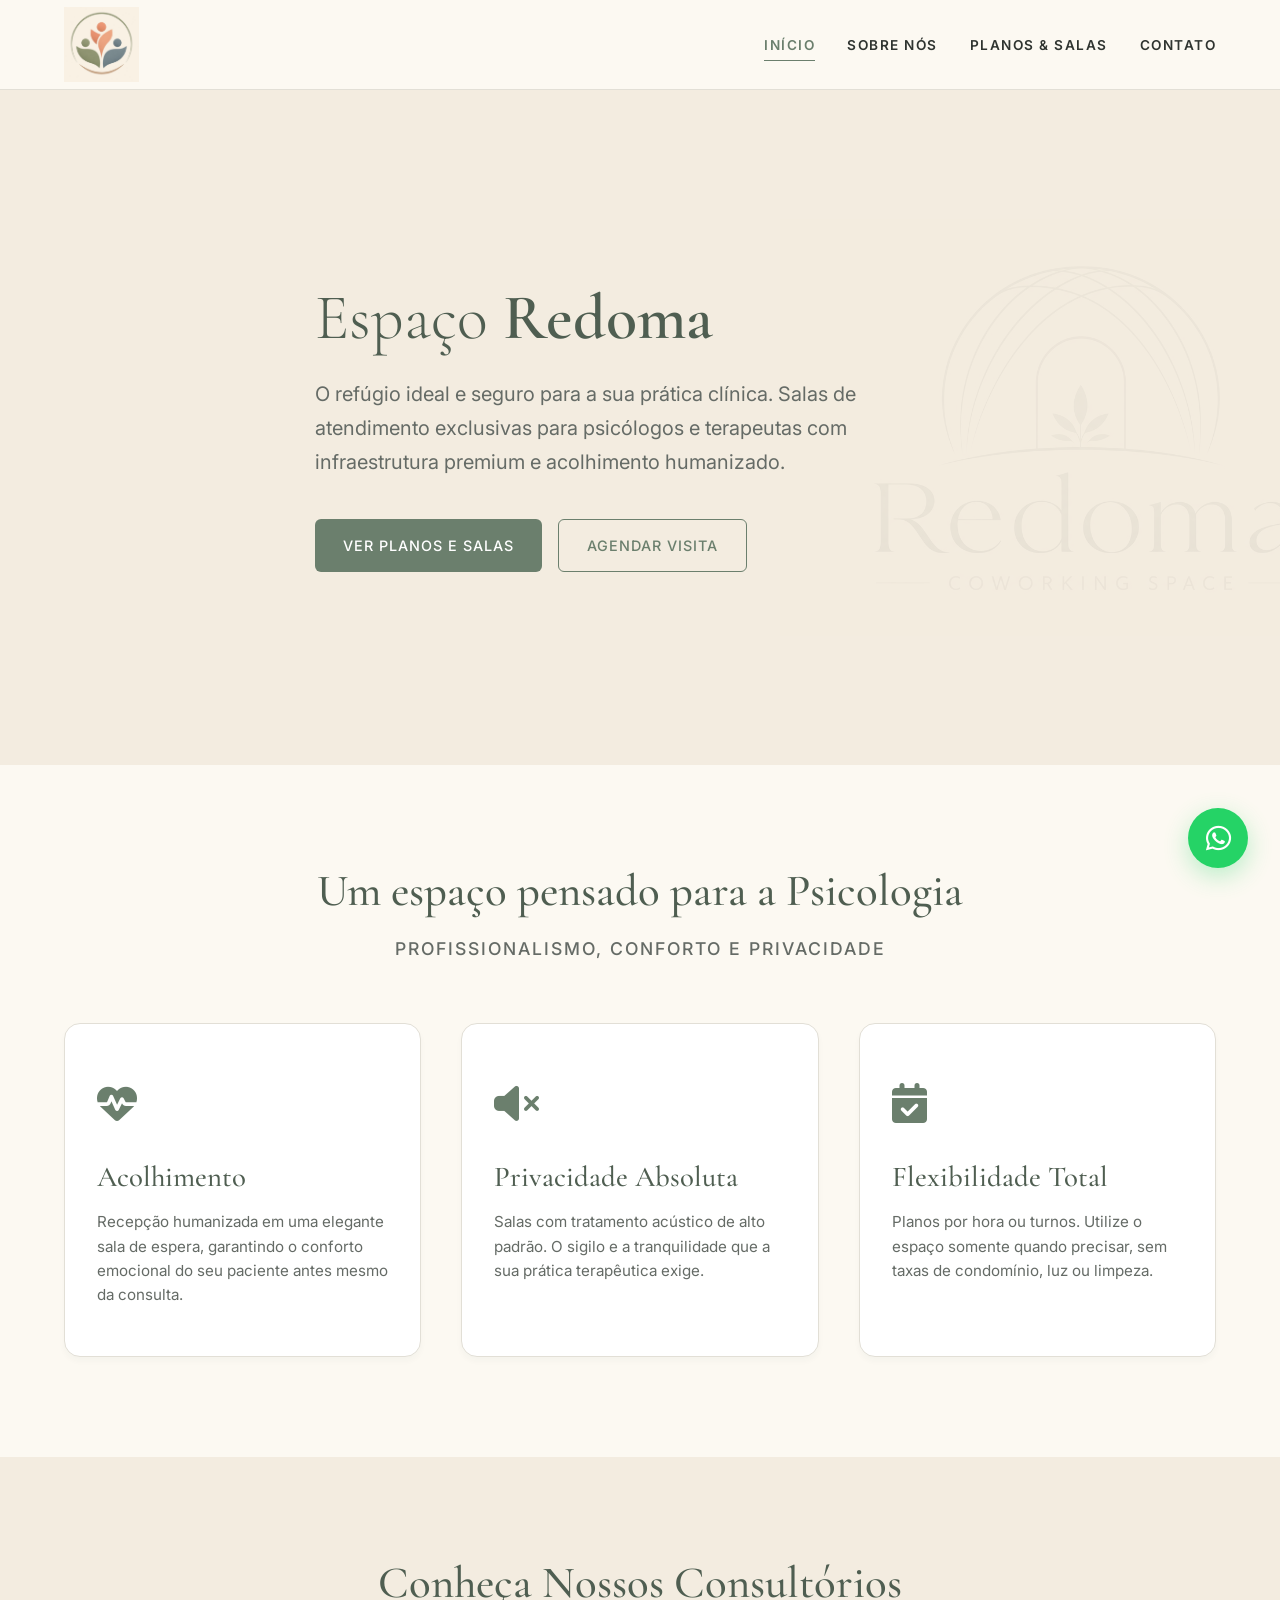
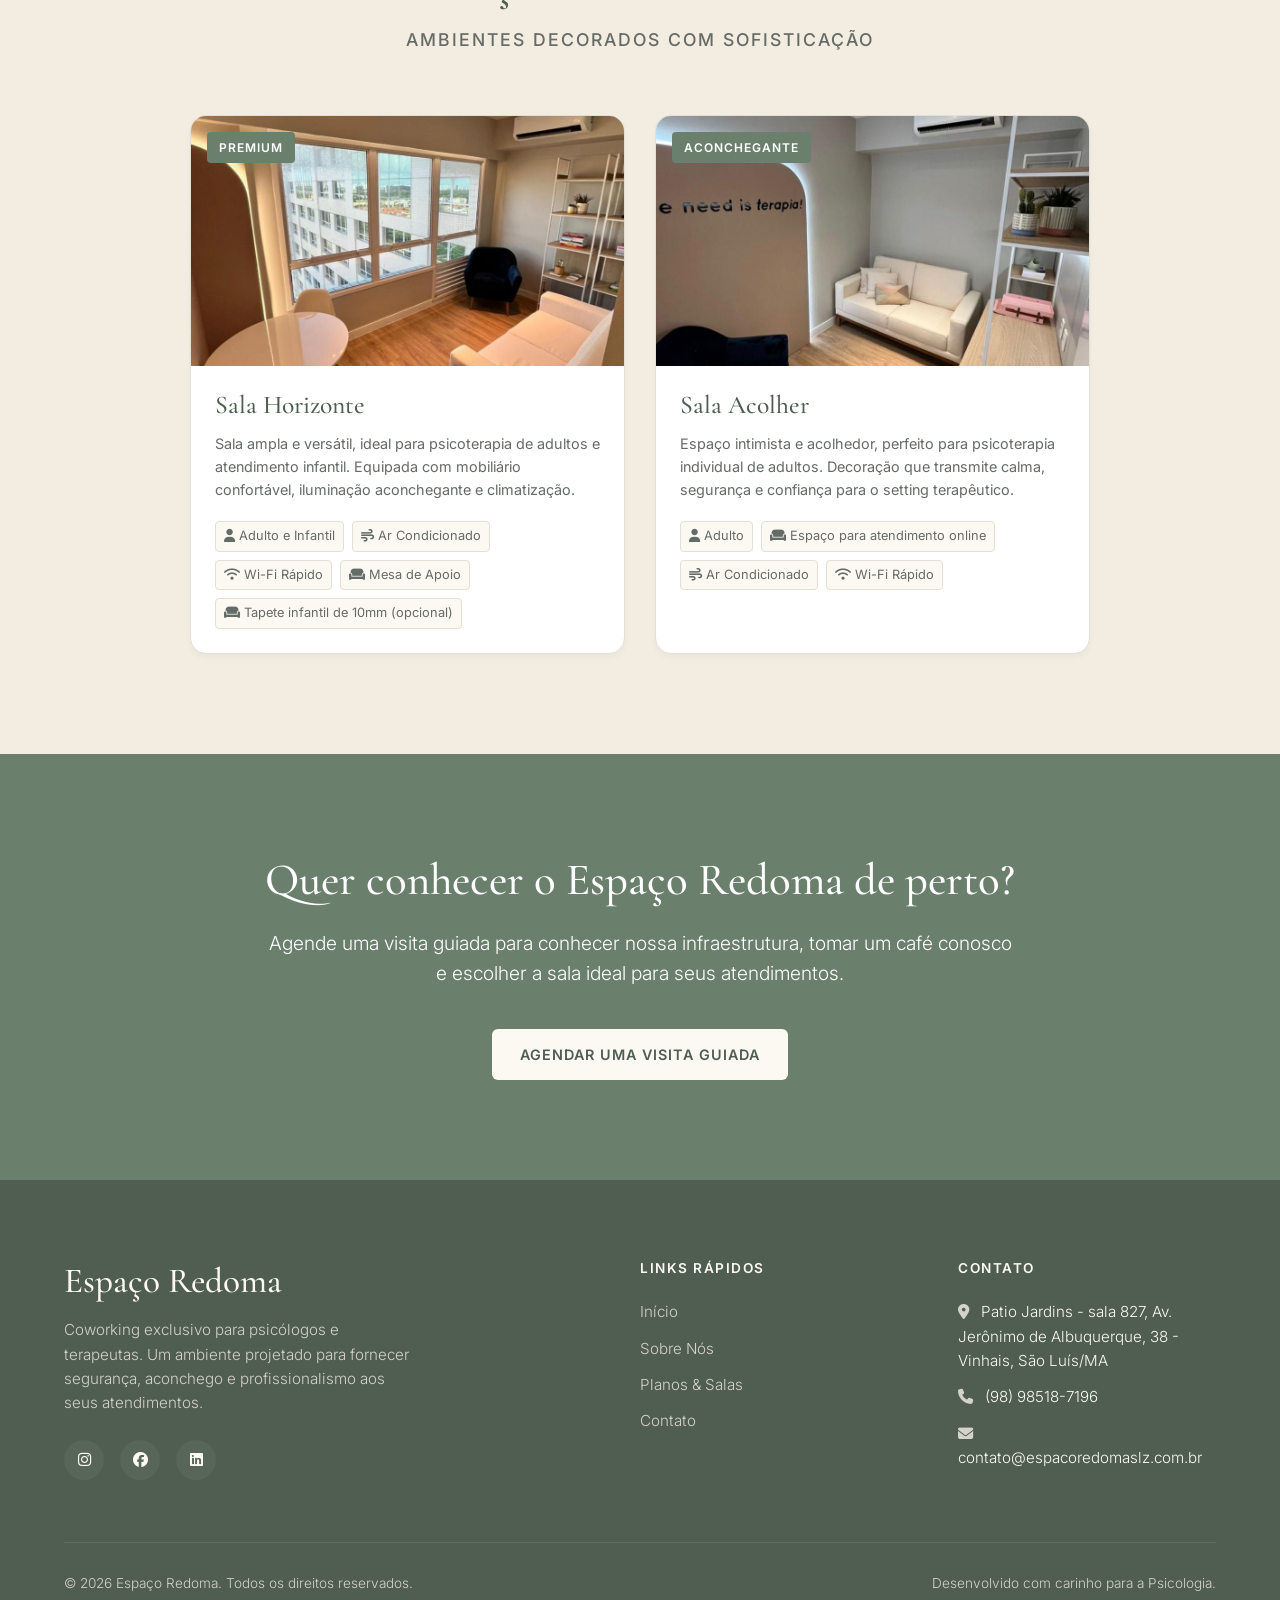
<file: site/index.html>
<!DOCTYPE html>
<html lang="pt-BR">

<head>
    <meta charset="UTF-8">
    <meta name="viewport" content="width=device-width, initial-scale=1.0, viewport-fit=cover">
    <title>Espaço Redoma | Coworking para Psicologia em São Luís - MA</title>
    <meta name="description"
        content="Espaço Redoma - Coworking exclusivo para Psicólogos e Terapeutas. Salas mobiliadas, climatizadas e com isolamento acústico em Vinhais, São Luís - MA.">
    <meta name="robots" content="index, follow">
    <link rel="canonical" href="index.html">

    <!-- Open Graph Metadata -->
    <meta property="og:url" content="index.html">
    <meta property="og:site_name" content="Espaço Redoma">
    <meta property="og:type" content="website">
    <meta property="og:title" content="Espaço Redoma | Coworking para Psicologia em São Luís - MA">
    <meta property="og:description"
        content="Salas mobiliadas, climatizadas e com isolamento acústico em Vinhais. O local ideal para sua prática clínica.">
    <meta property="og:image" content="redoma_logo_cropped.jpg">

    <!-- Custom Style Sheet -->
    <link rel="stylesheet" href="style.css">

    <!-- FontAwesome for Premium Icons -->
    <link rel="stylesheet" href="https://cdnjs.cloudflare.com/ajax/libs/font-awesome/6.4.0/css/all.min.css">
</head>

<body>

    <!-- Header / Navbar Placeholder -->
    <div id="header-placeholder"></div>

    <!-- Hero Section -->
    <section class="hero" id="heroSection">
        <div class="container">
            <div class="hero-content">
                <h1 class="hero-title">Espaço <span>Redoma</span></h1>
                <p class="hero-description">
                    O refúgio ideal e seguro para a sua prática clínica. Salas de atendimento exclusivas para psicólogos
                    e terapeutas com infraestrutura premium e acolhimento humanizado.
                </p>
                <div class="hero-buttons">
                    <a href="coworking.html" class="btn btn-primary" id="heroBtnPlans">Ver Planos e Salas</a>
                    <a href="contatos.html" class="btn btn-outline" id="heroBtnVisit">Agendar Visita</a>
                </div>
            </div>
            <div class="hero-bg-emblem" id="heroBgEmblem"></div>
        </div>
    </section>

    <!-- Concept Section -->
    <section class="section" id="conceptSection">
        <div class="container">
            <div class="text-center">
                <h2 class="section-title" id="conceptTitle">Um espaço pensado para a Psicologia</h2>
                <p class="section-subtitle" id="conceptSubtitle">Profissionalismo, Conforto e Privacidade</p>
            </div>

            <div class="features-grid">
                <!-- Feature 1 -->
                <div class="feature-card" id="featureAcolhimento">
                    <div class="feature-icon"><i class="fa-solid fa-heart-pulse"></i></div>
                    <h3 class="feature-title">Acolhimento</h3>
                    <p class="feature-desc">Recepção humanizada em uma elegante sala de espera, garantindo o conforto
                        emocional do seu paciente antes mesmo da consulta.</p>
                </div>
                <!-- Feature 2 -->
                <div class="feature-card" id="featurePrivacidade">
                    <div class="feature-icon"><i class="fa-solid fa-volume-xmark"></i></div>
                    <h3 class="feature-title">Privacidade Absoluta</h3>
                    <p class="feature-desc">Salas com tratamento acústico de alto padrão. O sigilo e a tranquilidade que
                        a sua prática terapêutica exige.</p>
                </div>
                <!-- Feature 3 -->
                <div class="feature-card" id="featureFlexibilidade">
                    <div class="feature-icon"><i class="fa-solid fa-calendar-check"></i></div>
                    <h3 class="feature-title">Flexibilidade Total</h3>
                    <p class="feature-desc">Planos por hora ou turnos. Utilize o espaço somente quando precisar, sem
                        taxas de condomínio, luz ou limpeza.</p>
                </div>
            </div>
        </div>
    </section>

    <!-- Rooms Highlight Gallery Section -->
    <section class="section section-secondary" id="roomsGallerySection">
        <div class="container">
            <div class="text-center">
                <h2 class="section-title" id="galleryTitle">Conheça Nossos Consultórios</h2>
                <p class="section-subtitle" id="gallerySubtitle">Ambientes decorados com sofisticação</p>
            </div>

            <div class="gallery-grid">
                <!-- Room Card 1: Sala Horizonte -->
                <div class="room-card" id="roomHorizonteCard">
                    <div class="room-img-wrapper">
                        <span class="room-tag">Premium</span>
                        <img src="assets/sala_horizonte_1.jpeg" alt="Sala Horizonte Espaço Redoma" class="room-img">
                    </div>
                    <div class="room-info">
                        <h3 class="room-title">Sala Horizonte</h3>
                        <p class="room-desc">Sala ampla e versátil, ideal para psicoterapia de adultos e atendimento
                            infantil. Equipada com mobiliário confortável, iluminação aconchegante e climatização.</p>
                        <ul class="room-features">
                            <li><i class="fa-solid fa-user"></i> Adulto e Infantil</li>
                            <li><i class="fa-solid fa-wind"></i> Ar Condicionado</li>
                            <li><i class="fa-solid fa-wifi"></i> Wi-Fi Rápido</li>
                            <li><i class="fa-solid fa-couch"></i> Mesa de Apoio</li>
                            <li><i class="fa-solid fa-couch"></i> Tapete infantil de 10mm (opcional)</li>

                        </ul>
                    </div>
                </div>

                <!-- Room Card 2: Sala Acolher -->
                <div class="room-card" id="roomAcolherCard">
                    <div class="room-img-wrapper">
                        <span class="room-tag">Aconchegante</span>
                        <img src="assets/sala_acolher_1.jpeg" alt="Sala Acolher Espaço Redoma" class="room-img">
                    </div>
                    <div class="room-info">
                        <h3 class="room-title">Sala Acolher</h3>
                        <p class="room-desc">Espaço intimista e acolhedor, perfeito para psicoterapia individual de
                            adultos. Decoração que transmite calma, segurança e confiança para o setting terapêutico.
                        </p>
                        <ul class="room-features">
                            <li><i class="fa-solid fa-user"></i> Adulto</li>
                            <li><i class="fa-solid fa-couch"></i> Espaço para atendimento online</li>
                            <li><i class="fa-solid fa-wind"></i> Ar Condicionado</li>
                            <li><i class="fa-solid fa-wifi"></i> Wi-Fi Rápido</li>
                        </ul>
                    </div>
                </div>
            </div>
        </div>
    </section>

    <!-- Visit CTA Section -->
    <section class="section text-center" id="visitCtaSection"
        style="background-color: var(--color-primary); color: var(--text-light);">
        <div class="container" style="max-width: 800px;">
            <h2 class="section-title" style="color: var(--text-light); margin-bottom: 20px;" id="ctaTitle">Quer conhecer
                o Espaço Redoma de perto?</h2>
            <p style="font-size: 1.2rem; margin-bottom: 40px; font-weight: 300; line-height: 1.6;">
                Agende uma visita guiada para conhecer nossa infraestrutura, tomar um café conosco e escolher a sala
                ideal para seus atendimentos.
            </p>
            <a href="contatos.html" class="btn"
                style="background-color: var(--bg-main); color: var(--color-primary-dark); font-weight: 600;"
                id="ctaBtnAction">Agendar uma Visita Guiada</a>
        </div>
    </section>

    <!-- Footer Placeholder -->
    <div id="footer-placeholder"></div>

    <!-- WhatsApp Floating Button Placeholder -->
    <div id="whatsapp-placeholder"></div>

    <!-- Modular Components Helper Script -->
    <script src="components.js"></script>
</body>

</html>
</file>
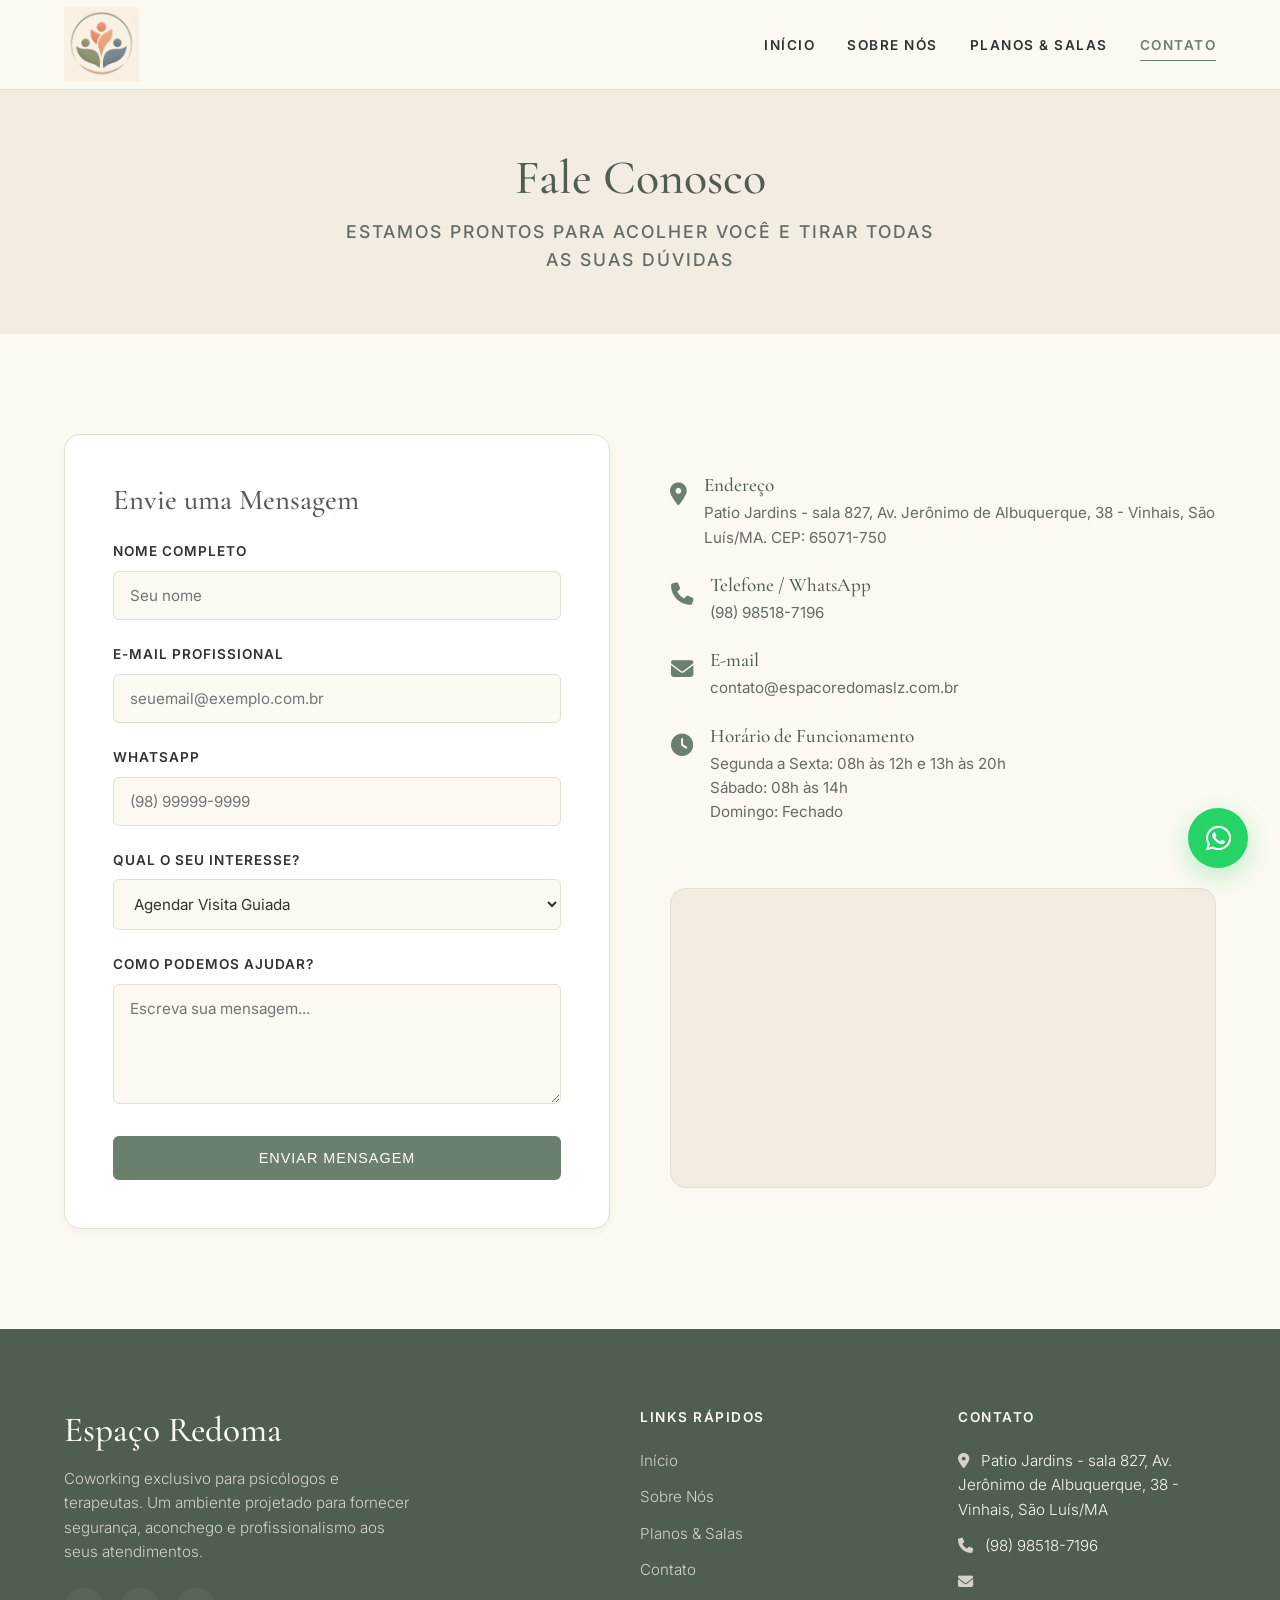
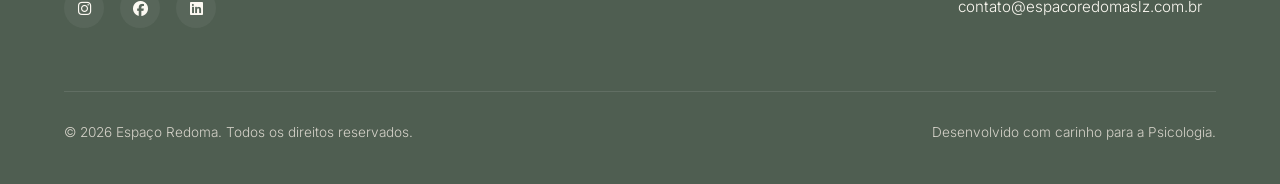
<file: site/contatos.html>
<!DOCTYPE html>
<html lang="pt-BR">
<head>
    <meta charset="UTF-8">
    <meta name="viewport" content="width=device-width, initial-scale=1.0, viewport-fit=cover">
    <title>Contato | Espaço Redoma - Coworking de Psicologia</title>
    <meta name="description" content="Entre em contato com o Espaço Redoma. Agende uma visita ou faça sua reserva de sala no Patio Jardins, Vinhais, São Luís.">
    <meta name="robots" content="index, follow">
    <link rel="canonical" href="contatos.html">
    
    <!-- Custom Style Sheet -->
    <link rel="stylesheet" href="style.css">
    
    <!-- FontAwesome for Premium Icons -->
    <link rel="stylesheet" href="https://cdnjs.cloudflare.com/ajax/libs/font-awesome/6.4.0/css/all.min.css">
</head>
<body>

    <!-- Header / Navbar Placeholder -->
    <div id="header-placeholder"></div>

    <!-- Page Title / Hero Banner -->
    <section class="section section-secondary text-center" style="padding: 60px 0;" id="contactHero">
        <div class="container">
            <h1 style="font-size: 3rem; color: var(--color-primary-dark); margin-bottom: 10px;">Fale Conosco</h1>
            <p class="section-subtitle" style="margin-bottom: 0;">Estamos prontos para acolher você e tirar todas as suas dúvidas</p>
        </div>
    </section>

    <!-- Contact Content Layout -->
    <section class="section" id="contactSection">
        <div class="container">
            <div class="contact-layout">
                
                <!-- Contact Form Card -->
                <div class="contact-form-card" id="contactFormCard">
                    <h3 style="font-size: 1.8rem; color: var(--color-primary-dark); margin-bottom: 24px;">Envie uma Mensagem</h3>
                    <form action="#" method="POST" id="contactForm" onsubmit="event.preventDefault(); alert('Mensagem enviada com sucesso! Em breve entraremos em contato.');">
                        <div class="form-group">
                            <label for="formName" class="form-label">Nome Completo</label>
                            <input type="text" id="formName" class="form-control" required placeholder="Seu nome">
                        </div>
                        
                        <div class="form-group">
                            <label for="formEmail" class="form-label">E-mail Profissional</label>
                            <input type="email" id="formEmail" class="form-control" required placeholder="seuemail@exemplo.com.br">
                        </div>
                        
                        <div class="form-group">
                            <label for="formPhone" class="form-label">WhatsApp</label>
                            <input type="tel" id="formPhone" class="form-control" required placeholder="(98) 99999-9999">
                        </div>
                        
                        <div class="form-group">
                            <label for="formInterest" class="form-label">Qual o seu interesse?</label>
                            <select id="formInterest" class="form-control" style="background-image: none;">
                                <option value="visita">Agendar Visita Guiada</option>
                                <option value="avulso">Hora Avulsa (R$ 50/h)</option>
                                <option value="plano4h">Pacote 4h (R$ 48/h)</option>
                                <option value="plano12h">Pacote 12h (R$ 44/h)</option>
                                <option value="plano20h">Pacote 20h (R$ 40/h)</option>
                                <option value="turno_avulso">1 Turno Avulso (R$ 45/h)</option>
                                <option value="turno_fixo">1 Turno Fixo (R$ 40/h)</option>
                                <option value="outros">Outras Dúvidas</option>
                            </select>
                        </div>
                        
                        <div class="form-group">
                            <label for="formMessage" class="form-label">Como podemos ajudar?</label>
                            <textarea id="formMessage" class="form-control" placeholder="Escreva sua mensagem..."></textarea>
                        </div>
                        
                        <button type="submit" class="btn btn-primary" style="width: 100%;" id="formSubmitBtn">Enviar Mensagem</button>
                    </form>
                </div>
                
                <!-- Contact Info Panel -->
                <div class="contact-info-panel" id="contactInfoPanel">
                    <ul class="contact-details">
                        <!-- Detail 1 -->
                        <li>
                            <div class="contact-details-icon"><i class="fa-solid fa-location-dot"></i></div>
                            <div class="contact-details-text">
                                <h4>Endereço</h4>
                                <p>Patio Jardins - sala 827, Av. Jerônimo de Albuquerque, 38 - Vinhais, São Luís/MA. CEP: 65071-750</p>
                            </div>
                        </li>
                        <!-- Detail 2 -->
                        <li>
                            <div class="contact-details-icon"><i class="fa-solid fa-phone"></i></div>
                            <div class="contact-details-text">
                                <h4>Telefone / WhatsApp</h4>
                                <p>(98) 98518-7196</p>
                            </div>
                        </li>
                        <!-- Detail 3 -->
                        <li>
                            <div class="contact-details-icon"><i class="fa-solid fa-envelope"></i></div>
                            <div class="contact-details-text">
                                <h4>E-mail</h4>
                                <p>contato@espacoredomaslz.com.br</p>
                            </div>
                        </li>
                        <!-- Detail 4 -->
                        <li>
                            <div class="contact-details-icon"><i class="fa-solid fa-clock"></i></div>
                            <div class="contact-details-text">
                                <h4>Horário de Funcionamento</h4>
                                <p>Segunda a Sexta: 08h às 12h e 13h às 20h<br>Sábado: 08h às 14h<br>Domingo: Fechado</p>
                            </div>
                        </li>
                    </ul>
                    
                    <!-- Real Google Map Embed -->
                    <div class="map-placeholder" id="mapCard">
                        <iframe src="https://www.google.com/maps/embed?pb=!1m18!1m12!1m3!1d3986.2!2d-44.2688!3d-2.5091!2m3!1f0!2f0!3f0!3m2!1i1024!2i768!4f13.1!3m3!1m2!1s0x7f692c2a0a0a0a1%3A0x1234567890abcdef!2sPatio%20Jardins!5e0!3m2!1spt-BR!2sbr!4v1700000000000!5m2!1spt-BR!2sbr" class="map-embed" allowfullscreen="" loading="lazy"></iframe>
                    </div>
                </div>
                
            </div>
        </div>
    </section>

    <!-- Footer Placeholder -->
    <div id="footer-placeholder"></div>

    <!-- WhatsApp Floating Button Placeholder -->
    <div id="whatsapp-placeholder"></div>

    <!-- Modular Components Helper Script -->
    <script src="components.js"></script>

    <!-- Page Specific Script -->
    <script>
        // Handle URL parameters to pre-select plans
        window.addEventListener('DOMContentLoaded', () => {
            const urlParams = new URLSearchParams(window.location.search);
            const planParam = urlParams.get('plan');
            if (planParam) {
                const selectElement = document.getElementById('formInterest');
                if (selectElement) {
                    selectElement.value = planParam;
                }
            }
        });
    </script>
</body>
</html>
</file>
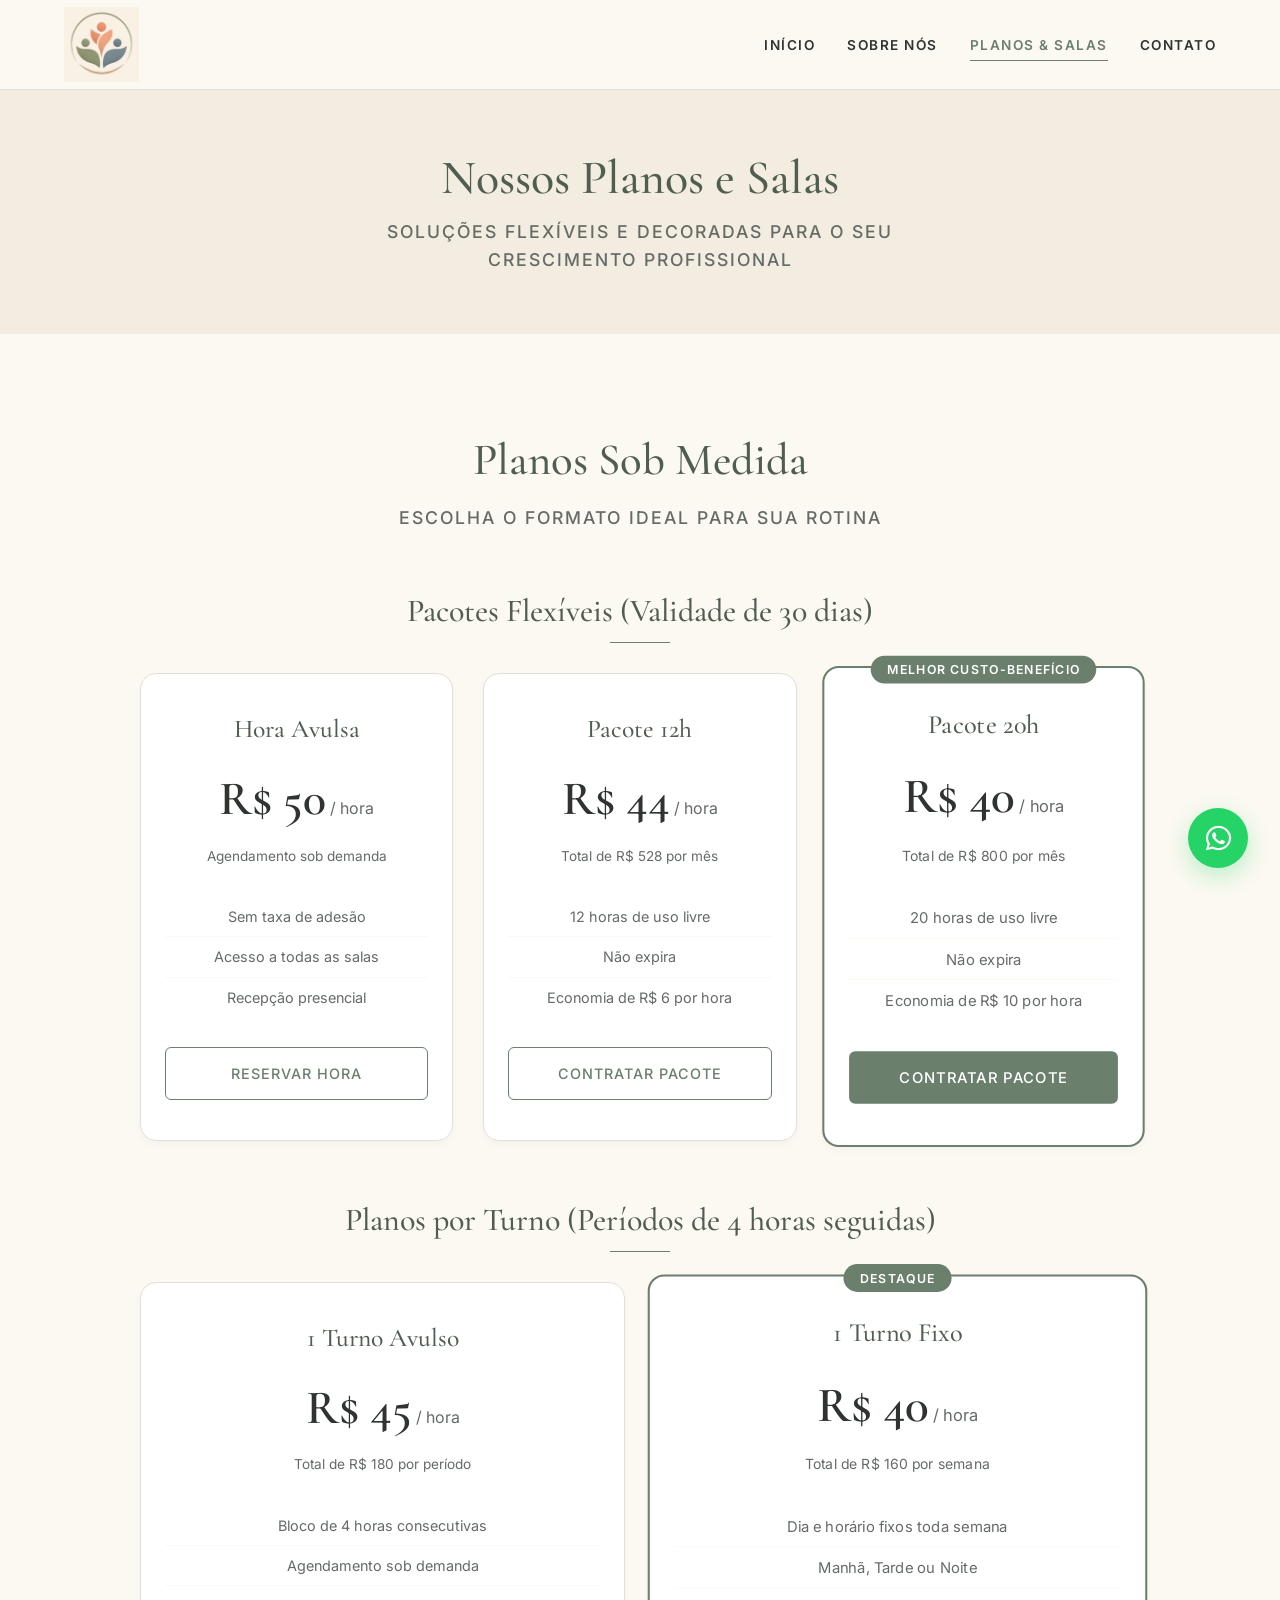
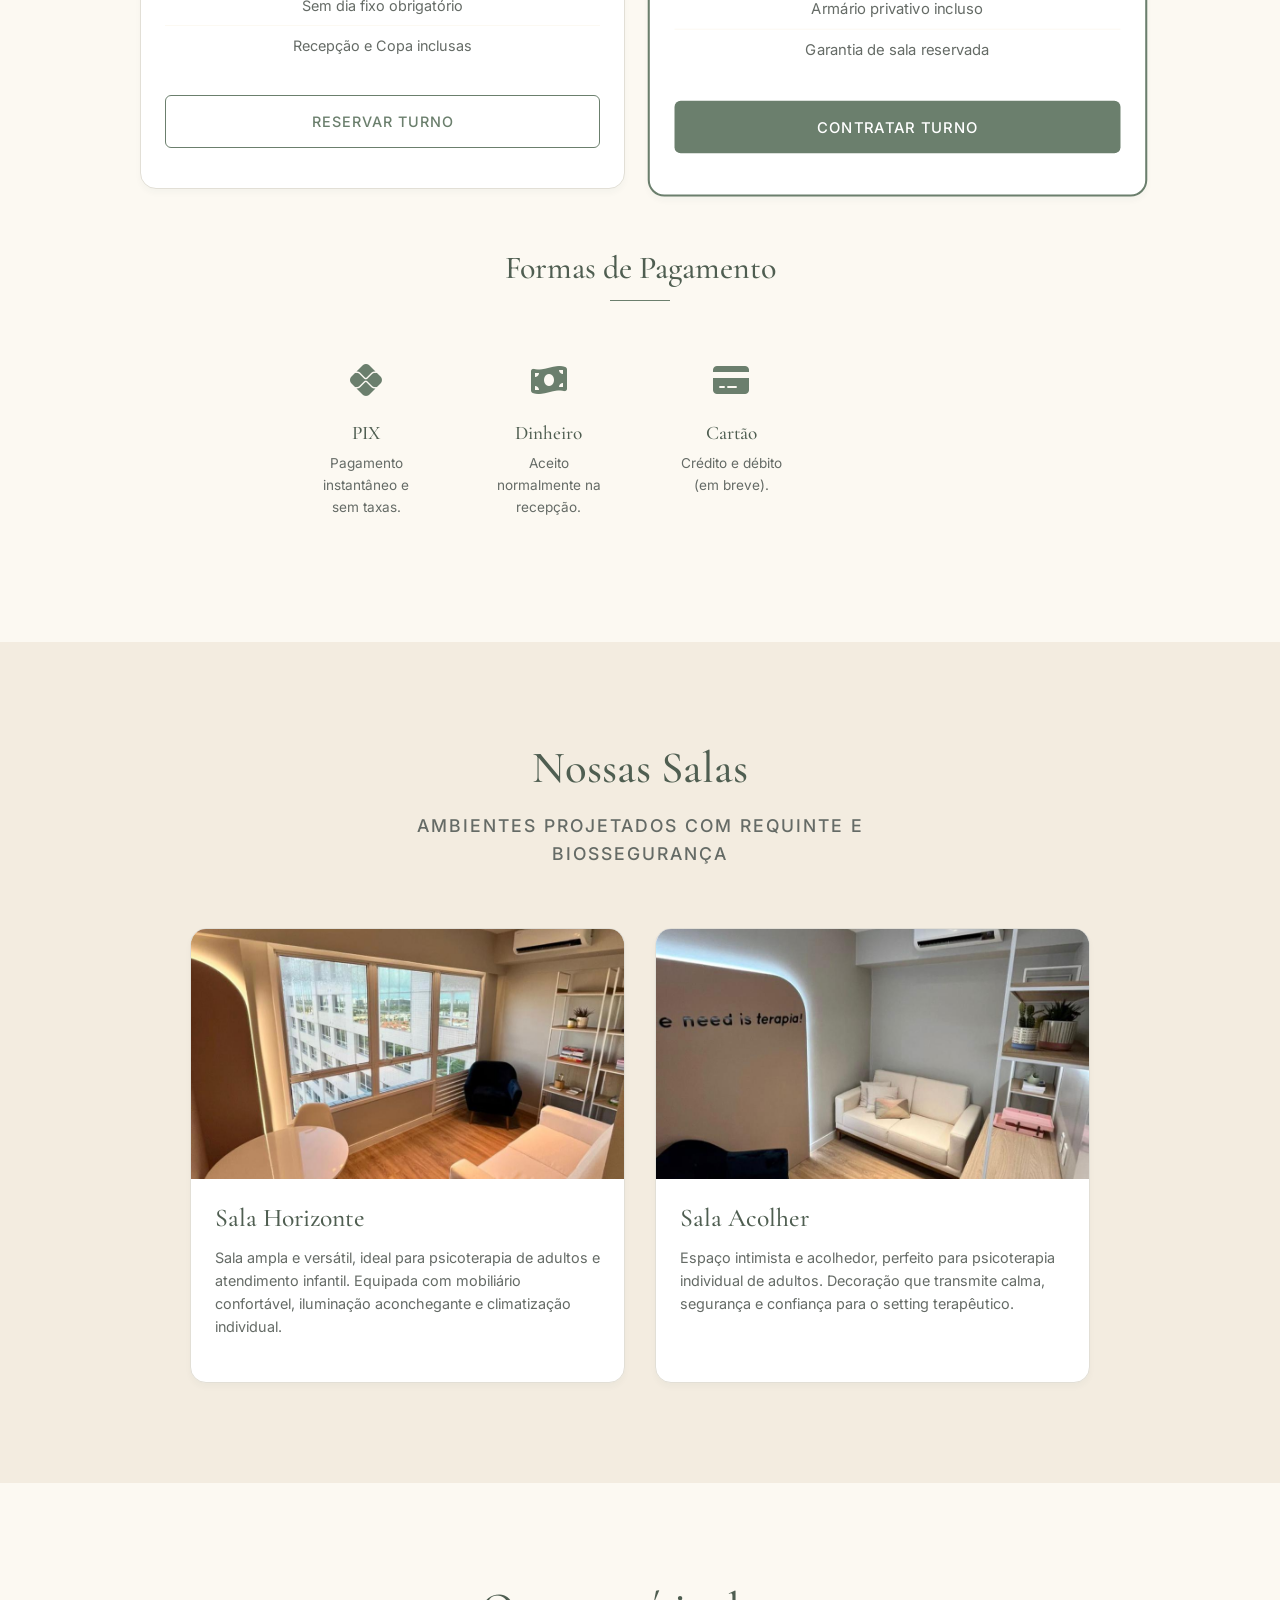
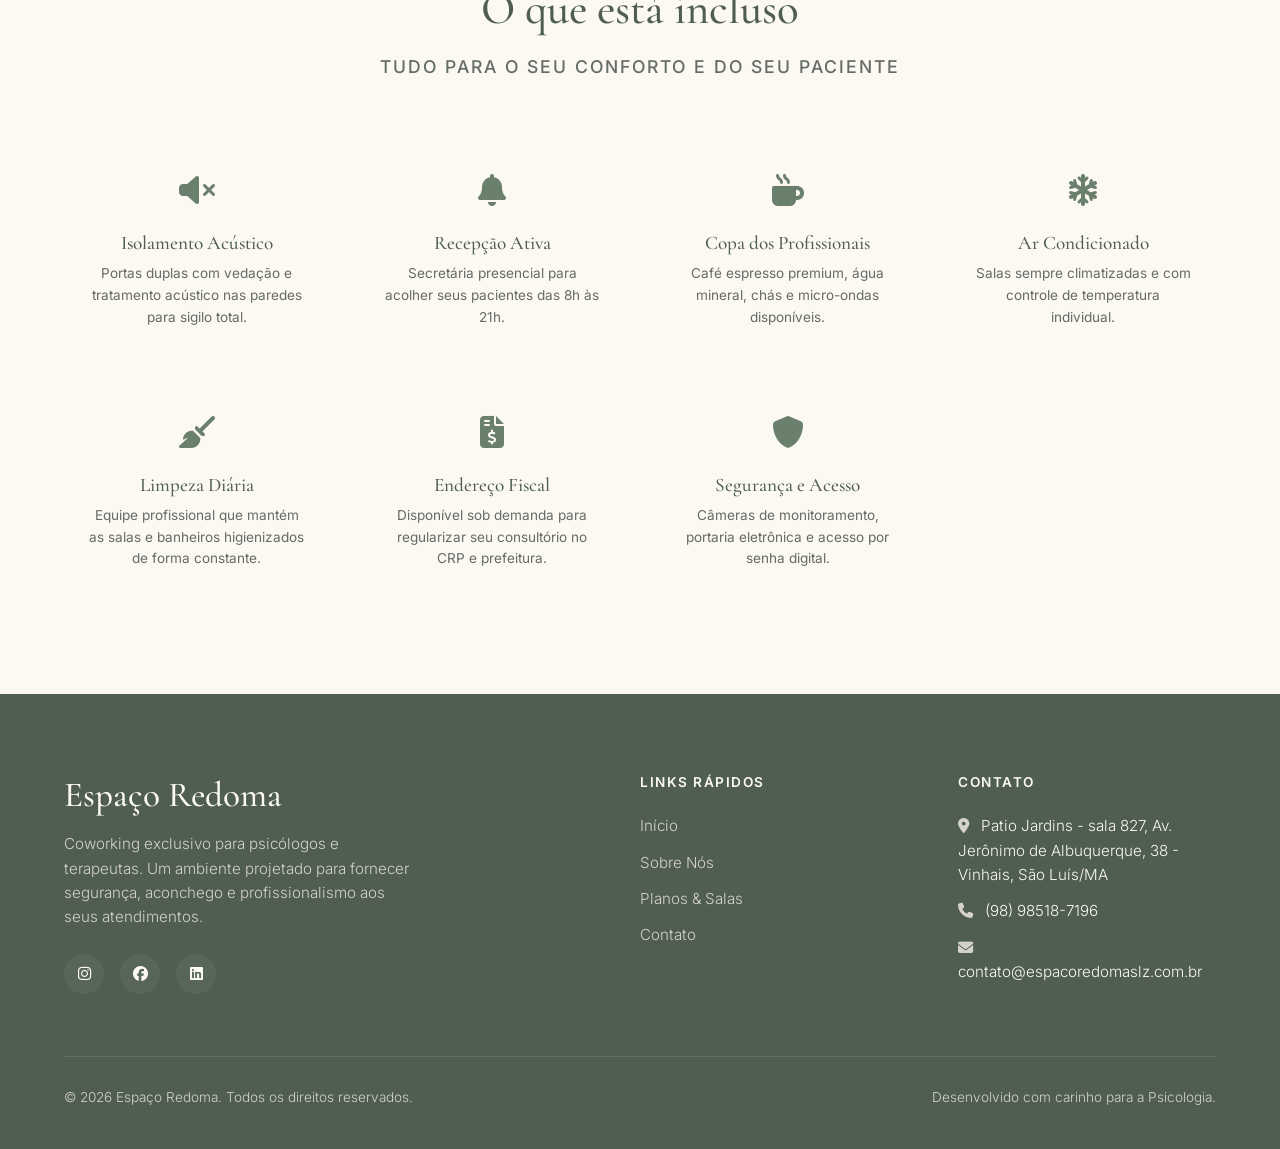
<file: site/coworking.html>
<!DOCTYPE html>
<html lang="pt-BR">

<head>
    <meta charset="UTF-8">
    <meta name="viewport" content="width=device-width, initial-scale=1.0, viewport-fit=cover">
    <title>Planos & Salas | Espaço Redoma - Coworking de Psicologia</title>
    <meta name="description"
        content="Conheça nossos planos flexíveis de coworking de psicologia em Vinhais, São Luís. Salas de atendimento por hora ou turnos.">
    <meta name="robots" content="index, follow">
    <link rel="canonical" href="coworking.html">

    <!-- Custom Style Sheet -->
    <link rel="stylesheet" href="style.css">

    <!-- FontAwesome for Premium Icons -->
    <link rel="stylesheet" href="https://cdnjs.cloudflare.com/ajax/libs/font-awesome/6.4.0/css/all.min.css">
</head>

<body>

    <!-- Header / Navbar Placeholder -->
    <div id="header-placeholder"></div>

    <!-- Page Title / Hero Banner -->
    <section class="section section-secondary text-center" style="padding: 60px 0;" id="roomsHero">
        <div class="container">
            <h1 style="font-size: 3rem; color: var(--color-primary-dark); margin-bottom: 10px;">Nossos Planos e Salas
            </h1>
            <p class="section-subtitle" style="margin-bottom: 0;">Soluções flexíveis e decoradas para o seu crescimento
                profissional</p>
        </div>
    </section>

    <!-- Plan Pricing Section -->
    <section class="section" id="pricingSection">
        <div class="container">
            <div class="text-center">
                <h2 class="section-title">Planos Sob Medida</h2>
                <p class="section-subtitle">Escolha o formato ideal para sua rotina</p>
            </div>

            <!-- Group 1: Pacotes Flexíveis -->
            <h3 class="plans-group-title" id="flexibleGroupTitle">Pacotes Flexíveis (Validade de 30 dias)</h3>
            <div class="plans-grid" id="flexibleGrid">
                <!-- Plan 1: Hora Avulsa -->
                <div class="plan-card" id="planHourly">
                    <h3 class="plan-name">Hora Avulsa</h3>
                    <div class="plan-price">R$ 50 <span>/ hora</span></div>
                    <p class="plan-period">Agendamento sob demanda</p>
                    <ul class="plan-features">
                        <li>Sem taxa de adesão</li>
                        <li>Acesso a todas as salas</li>
                        <li>Recepção presencial</li>
                    </ul>
                    <a href="https://wa.me/5598985187196?text=Olá!%20✨%20Conheci%20o%20site%20de%20vocês%20e%20gostaria%20de%20saber%20mais%20sobre%20as%20salas%20de%20atendimento.%20Como%20funciona%20para%20reservar%20a%20Hora%20Avulsa?%20🌸" class="btn btn-outline" style="width: 100%; text-align: center;" target="_blank"
                        id="planHourlyBtn">Reservar Hora</a>
                </div>


                <!-- Plan 2: Pacote 12h -->
                <div class="plan-card" id="plan12h">
                    <h3 class="plan-name">Pacote 12h</h3>
                    <div class="plan-price">R$ 44 <span>/ hora</span></div>
                    <p class="plan-period">Total de R$ 528 por mês</p>
                    <ul class="plan-features">
                        <li>12 horas de uso livre</li>
                        <li>Não expira</li>
                        <li>Economia de R$ 6 por hora</li>
                    </ul>
                    <a href="https://wa.me/5598985187196?text=Olá!%20✨%20Conheci%20o%20site%20de%20vocês%20e%20gostaria%20de%20saber%20mais%20sobre%20os%20planos.%20Tenho%20interesse%20no%20Pacote%20de%2012%20horas.%20Poderiam%20me%20ajudar?%20🌸" class="btn btn-outline"
                        style="width: 100%; text-align: center;" target="_blank" id="plan12hBtn">Contratar Pacote</a>
                </div>

                <!-- Plan 3: Pacote 20h -->
                <div class="plan-card popular" id="plan20h">
                    <span class="plan-badge">Melhor Custo-Benefício</span>
                    <h3 class="plan-name">Pacote 20h</h3>
                    <div class="plan-price">R$ 40 <span>/ hora</span></div>
                    <p class="plan-period">Total de R$ 800 por mês</p>
                    <ul class="plan-features">
                        <li>20 horas de uso livre</li>
                        <li>Não expira</li>
                        <li>Economia de R$ 10 por hora</li>
                    </ul>
                    <a href="https://wa.me/5598985187196?text=Olá!%20✨%20Conheci%20o%20site%20de%20vocês%20e%20gostaria%20de%20saber%20mais%20sobre%20os%20planos.%20Tenho%20interesse%20no%20Pacote%20de%2020%20horas.%20Poderiam%20me%20ajudar?%20🌸" class="btn btn-primary"
                        style="width: 100%; text-align: center;" target="_blank" id="plan20hBtn">Contratar Pacote</a>
                </div>
            </div>

            <!-- Group 2: Planos por Turno -->
            <h3 class="plans-group-title" id="shiftGroupTitle">Planos por Turno (Períodos de 4 horas seguidas)</h3>
            <div class="plans-grid" id="shiftGrid">
                <!-- Plan 4: 1 Turno Avulso -->
                <div class="plan-card" id="plan1TurnoAvulso">
                    <h3 class="plan-name">1 Turno Avulso</h3>
                    <div class="plan-price">R$ 45 <span>/ hora</span></div>
                    <p class="plan-period">Total de R$ 180 por período</p>
                    <ul class="plan-features">
                        <li>Bloco de 4 horas consecutivas</li>
                        <li>Agendamento sob demanda</li>
                        <li>Sem dia fixo obrigatório</li>
                        <li>Recepção e Copa inclusas</li>
                    </ul>
                    <a href="https://wa.me/5598985187196?text=Olá!%20✨%20Conheci%20o%20site%20de%20vocês%20e%20gostaria%20de%20saber%20mais%20sobre%20os%20turnos%20de%20atendimento.%20Tenho%20interesse%20em%20contratar%201%20Turno%20Avulso.%20Como%20funciona?%20🌸" class="btn btn-outline"
                        style="width: 100%; text-align: center;" target="_blank" id="plan1TurnoAvulsoBtn">Reservar Turno</a>
                </div>

                <!-- Plan 5: 1 Turno Fixo -->
                <div class="plan-card popular" id="plan1TurnoFixo">
                    <span class="plan-badge">Destaque</span>
                    <h3 class="plan-name">1 Turno Fixo</h3>
                    <div class="plan-price">R$ 40 <span>/ hora</span></div>
                    <p class="plan-period">Total de R$ 160 por semana</p>
                    <ul class="plan-features">
                        <li>Dia e horário fixos toda semana</li>
                        <li>Manhã, Tarde ou Noite</li>
                        <li>Armário privativo incluso</li>
                        <li>Garantia de sala reservada</li>
                    </ul>
                    <a href="https://wa.me/5598985187196?text=Olá!%20✨%20Conheci%20o%20site%20de%20vocês%20e%20gostaria%20de%20saber%20mais%20sobre%20os%20turnos%20de%20atendimento.%20Tenho%20interesse%20em%20contratar%201%20Turno%20Fixo.%20Como%20funciona?%20🌸" class="btn btn-primary"
                        style="width: 100%; text-align: center;" target="_blank" id="plan1TurnoFixoBtn">Contratar Turno</a>
                </div>
            </div>

            <!-- Formas de Pagamento -->
            <h3 class="plans-group-title" id="paymentGroupTitle">Formas de Pagamento</h3>
            <div class="amenities-grid" style="max-width: 700px; margin: 0 auto;">
                <div class="amenity-item" id="paymentPix">
                    <div class="amenity-icon"><i class="fa-brands fa-pix"></i></div>
                    <h3 class="amenity-title">PIX</h3>
                    <p class="amenity-desc">Pagamento instantâneo e sem taxas.</p>
                </div>
                <div class="amenity-item" id="paymentDinheiro">
                    <div class="amenity-icon"><i class="fa-solid fa-money-bill-wave"></i></div>
                    <h3 class="amenity-title">Dinheiro</h3>
                    <p class="amenity-desc">Aceito normalmente na recepção.</p>
                </div>
                <div class="amenity-item" id="paymentCartao">
                    <div class="amenity-icon"><i class="fa-solid fa-credit-card"></i></div>
                    <h3 class="amenity-title">Cartão</h3>
                    <p class="amenity-desc">Crédito e débito (em breve).</p>
                </div>
            </div>
        </div>
    </section>

    <!-- Consultation Rooms Showcase -->
    <section class="section section-secondary" id="roomsShowcase">
        <div class="container">
            <div class="text-center">
                <h2 class="section-title">Nossas Salas</h2>
                <p class="section-subtitle">Ambientes projetados com requinte e biossegurança</p>
            </div>

            <div class="gallery-grid">
                <!-- Room Card 1: Sala Horizonte -->
                <div class="room-card" id="roomHorizonteCard">
                    <div class="room-img-wrapper">
                        <img src="assets/sala_horizonte_1.jpeg" alt="Sala Horizonte Espaço Redoma" class="room-img">
                    </div>
                    <div class="room-info">
                        <h3 class="room-title">Sala Horizonte</h3>
                        <p class="room-desc">Sala ampla e versátil, ideal para psicoterapia de adultos e atendimento
                            infantil. Equipada
                            com mobiliário confortável, iluminação aconchegante e climatização individual.</p>
                    </div>
                </div>

                <!-- Room Card 2: Sala Acolher -->
                <div class="room-card" id="roomAcolherCard">
                    <div class="room-img-wrapper">
                        <img src="assets/sala_acolher_1.jpeg" alt="Sala Acolher Espaço Redoma" class="room-img">
                    </div>
                    <div class="room-info">
                        <h3 class="room-title">Sala Acolher</h3>
                        <p class="room-desc">Espaço intimista e acolhedor, perfeito para psicoterapia individual de
                            adultos.
                            Decoração que transmite calma, segurança e confiança para o setting
                            terapêutico.</p>
                    </div>
                </div>
            </div>
        </div>
    </section>

    <!-- Amenities Grid Section -->
    <section class="section" id="amenitiesSection">
        <div class="container">
            <div class="text-center">
                <h2 class="section-title">O que está incluso</h2>
                <p class="section-subtitle">Tudo para o seu conforto e do seu paciente</p>
            </div>

            <div class="amenities-grid">
                <!-- Amenity 1 -->
                <div class="amenity-item" id="amenityAcustica">
                    <div class="amenity-icon"><i class="fa-solid fa-volume-xmark"></i></div>
                    <h3 class="amenity-title">Isolamento Acústico</h3>
                    <p class="amenity-desc">Portas duplas com vedação e tratamento acústico nas paredes para sigilo
                        total.</p>
                </div>
                <!-- Amenity 2 -->
                <div class="amenity-item" id="amenityRecepcao">
                    <div class="amenity-icon"><i class="fa-solid fa-bell"></i></div>
                    <h3 class="amenity-title">Recepção Ativa</h3>
                    <p class="amenity-desc">Secretária presencial para acolher seus pacientes das 8h às 21h.</p>
                </div>
                <!-- Amenity 3 -->
                <div class="amenity-item" id="amenityCopa">
                    <div class="amenity-icon"><i class="fa-solid fa-mug-hot"></i></div>
                    <h3 class="amenity-title">Copa dos Profissionais</h3>
                    <p class="amenity-desc">Café espresso premium, água mineral, chás e micro-ondas disponíveis.</p>
                </div>
                <!-- Amenity 4 -->

                <!-- Amenity 5 -->
                <div class="amenity-item" id="amenityClima">
                    <div class="amenity-icon"><i class="fa-solid fa-snowflake"></i></div>
                    <h3 class="amenity-title">Ar Condicionado</h3>
                    <p class="amenity-desc">Salas sempre climatizadas e com controle de temperatura individual.</p>
                </div>
                <!-- Amenity 6 -->
                <div class="amenity-item" id="amenityLimpeza">
                    <div class="amenity-icon"><i class="fa-solid fa-broom"></i></div>
                    <h3 class="amenity-title">Limpeza Diária</h3>
                    <p class="amenity-desc">Equipe profissional que mantém as salas e banheiros higienizados de forma
                        constante.</p>
                </div>
                <!-- Amenity 7 -->
                <div class="amenity-item" id="amenityFiscal">
                    <div class="amenity-icon"><i class="fa-solid fa-file-invoice-dollar"></i></div>
                    <h3 class="amenity-title">Endereço Fiscal</h3>
                    <p class="amenity-desc">Disponível sob demanda para regularizar seu consultório no CRP e prefeitura.
                    </p>
                </div>
                <!-- Amenity 8 -->
                <div class="amenity-item" id="amenitySeguranca">
                    <div class="amenity-icon"><i class="fa-solid fa-shield"></i></div>
                    <h3 class="amenity-title">Segurança e Acesso</h3>
                    <p class="amenity-desc">Câmeras de monitoramento, portaria eletrônica e acesso por senha digital.
                    </p>
                </div>
            </div>
        </div>
    </section>

    <!-- Footer Placeholder -->
    <div id="footer-placeholder"></div>

    <!-- WhatsApp Floating Button Placeholder -->
    <div id="whatsapp-placeholder"></div>

    <!-- Modular Components Helper Script -->
    <script src="components.js"></script>
</body>

</html>
</file>
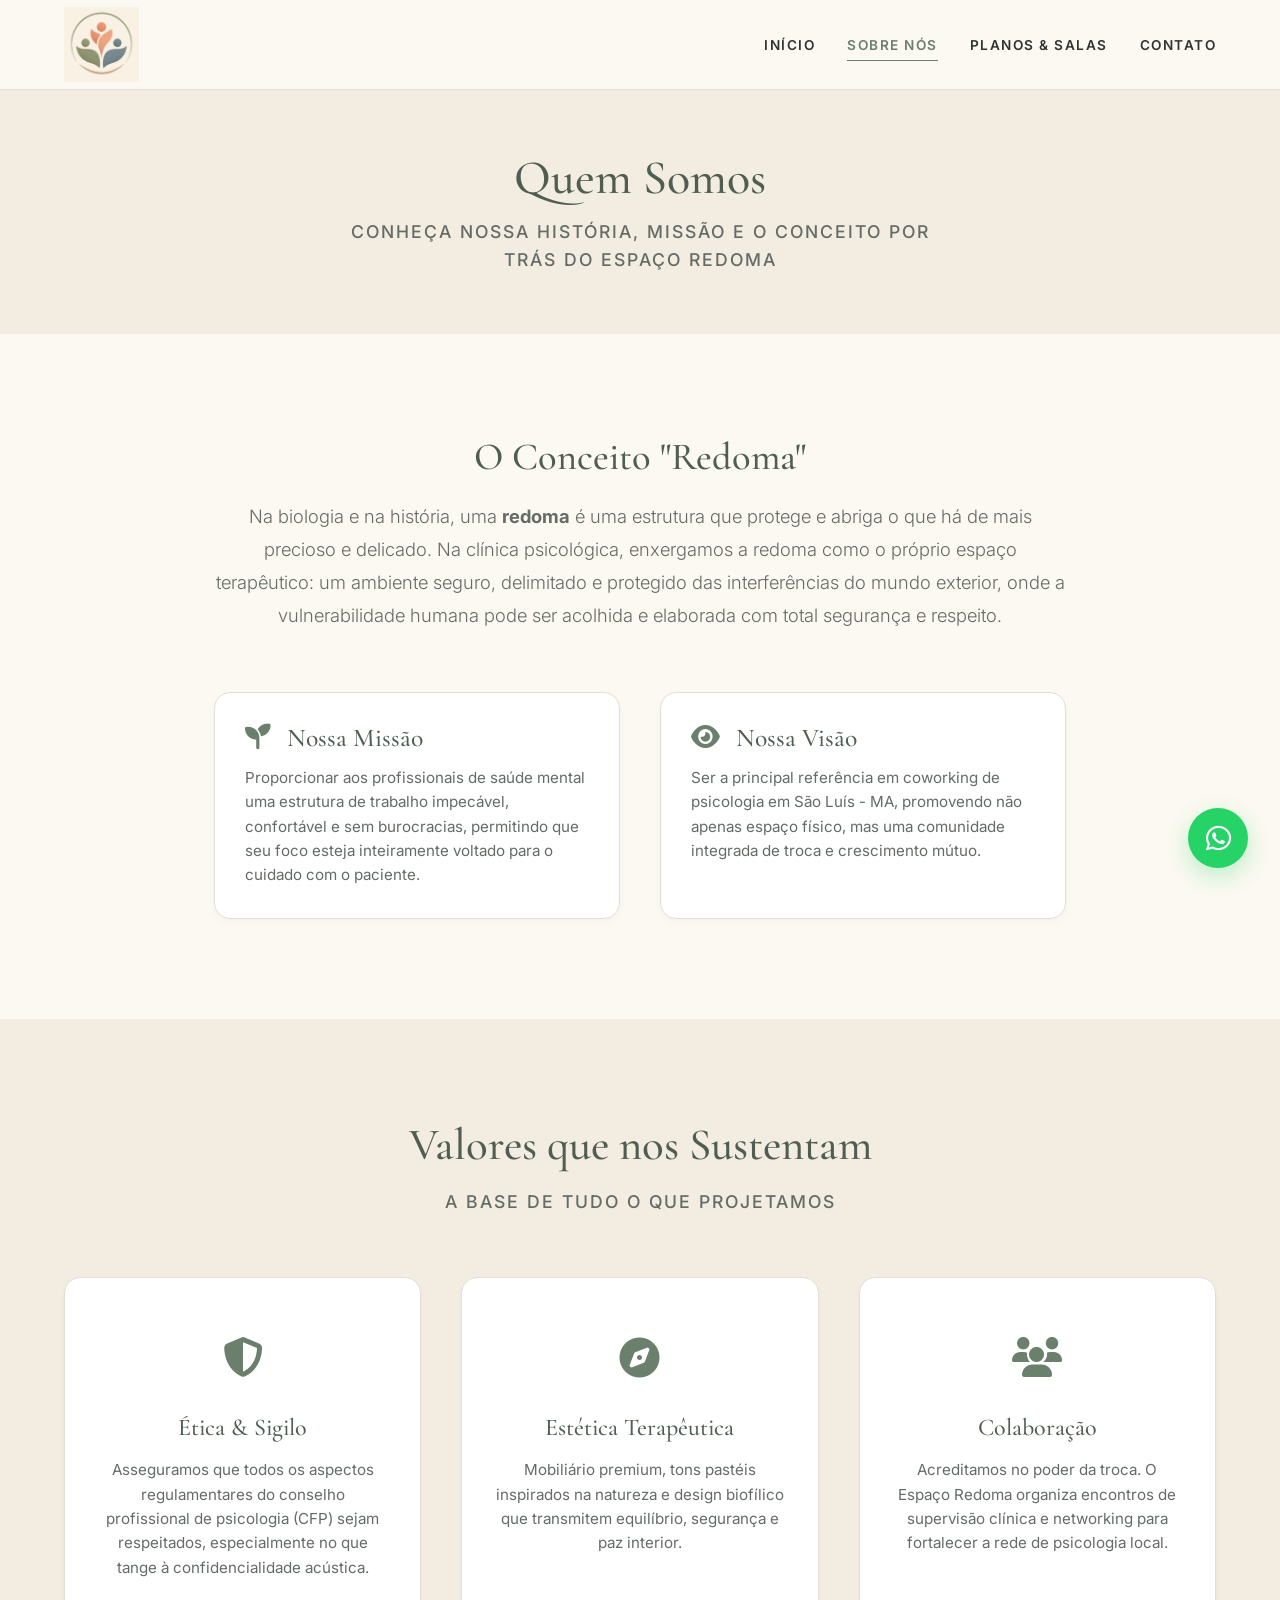
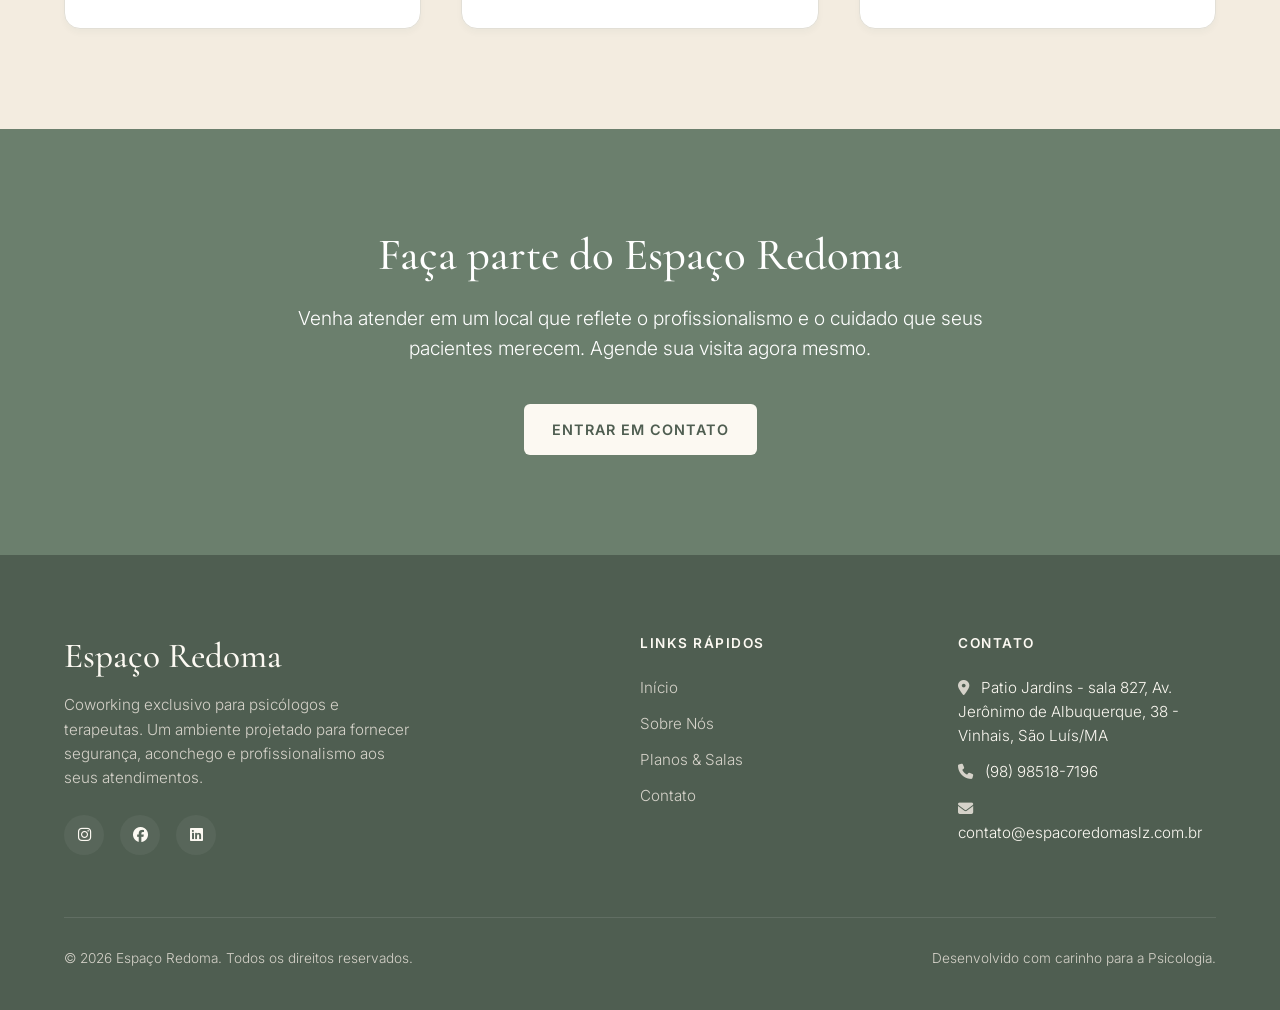
<file: site/sobre.html>
<!DOCTYPE html>
<html lang="pt-BR">
<head>
    <meta charset="UTF-8">
    <meta name="viewport" content="width=device-width, initial-scale=1.0, viewport-fit=cover">
    <title>Sobre Nós | Espaço Redoma - Coworking de Psicologia</title>
    <meta name="description" content="Conheça o conceito por trás do Espaço Redoma. Um espaço projetado para acolher terapeutas e seus pacientes com sigilo e sofisticação em Vinhais.">
    <meta name="robots" content="index, follow">
    <link rel="canonical" href="sobre.html">
    
    <!-- Custom Style Sheet -->
    <link rel="stylesheet" href="style.css">
    
    <!-- FontAwesome for Premium Icons -->
    <link rel="stylesheet" href="https://cdnjs.cloudflare.com/ajax/libs/font-awesome/6.4.0/css/all.min.css">
</head>
<body>

    <!-- Header / Navbar Placeholder -->
    <div id="header-placeholder"></div>

    <!-- Page Title / Hero Banner -->
    <section class="section section-secondary text-center" style="padding: 60px 0;" id="aboutHero">
        <div class="container">
            <h1 style="font-size: 3rem; color: var(--color-primary-dark); margin-bottom: 10px;">Quem Somos</h1>
            <p class="section-subtitle" style="margin-bottom: 0;">Conheça nossa história, missão e o conceito por trás do Espaço Redoma</p>
        </div>
    </section>

    <!-- The Concept Section -->
    <section class="section" id="aboutConcept">
        <div class="container" style="max-width: 900px;">
            <div style="margin-bottom: 60px; text-align: center;">
                <h2 style="font-size: 2.4rem; color: var(--color-primary-dark); margin-bottom: 20px;">O Conceito "Redoma"</h2>
                <p style="font-size: 1.15rem; color: var(--text-secondary); line-height: 1.8; font-weight: 300;">
                    Na biologia e na história, uma <strong>redoma</strong> é uma estrutura que protege e abriga o que há de mais precioso e delicado. Na clínica psicológica, enxergamos a redoma como o próprio espaço terapêutico: um ambiente seguro, delimitado e protegido das interferências do mundo exterior, onde a vulnerabilidade humana pode ser acolhida e elaborada com total segurança e respeito.
                </p>
            </div>
            
            <div style="display: grid; grid-template-columns: 1fr 1fr; gap: 40px; margin-top: 40px;">
                <div class="feature-card" style="padding: 30px;" id="conceptMission">
                    <h3 style="font-size: 1.6rem; color: var(--color-primary-dark); margin-bottom: 12px;"><i class="fa-solid fa-seedling" style="margin-right: 10px; color: var(--color-primary);"></i> Nossa Missão</h3>
                    <p style="font-size: 0.95rem; color: var(--text-secondary);">Proporcionar aos profissionais de saúde mental uma estrutura de trabalho impecável, confortável e sem burocracias, permitindo que seu foco esteja inteiramente voltado para o cuidado com o paciente.</p>
                </div>
                <div class="feature-card" style="padding: 30px;" id="conceptVision">
                    <h3 style="font-size: 1.6rem; color: var(--color-primary-dark); margin-bottom: 12px;"><i class="fa-solid fa-eye" style="margin-right: 10px; color: var(--color-primary);"></i> Nossa Visão</h3>
                    <p style="font-size: 0.95rem; color: var(--text-secondary);">Ser a principal referência em coworking de psicologia em São Luís - MA, promovendo não apenas espaço físico, mas uma comunidade integrada de troca e crescimento mútuo.</p>
                </div>
            </div>
        </div>
    </section>

    <!-- Structural Values Section -->
    <section class="section section-secondary" id="aboutValues">
        <div class="container">
            <div class="text-center">
                <h2 class="section-title">Valores que nos Sustentam</h2>
                <p class="section-subtitle">A base de tudo o que projetamos</p>
            </div>
            
            <div class="features-grid">
                <div class="feature-card" style="text-align: center;" id="valueSigilo">
                    <div class="feature-icon"><i class="fa-solid fa-shield-halved"></i></div>
                    <h3 class="feature-title" style="font-size: 1.5rem;">Ética & Sigilo</h3>
                    <p class="feature-desc">Asseguramos que todos os aspectos regulamentares do conselho profissional de psicologia (CFP) sejam respeitados, especialmente no que tange à confidencialidade acústica.</p>
                </div>
                <div class="feature-card" style="text-align: center;" id="valueEstetica">
                    <div class="feature-icon"><i class="fa-solid fa-compass"></i></div>
                    <h3 class="feature-title" style="font-size: 1.5rem;">Estética Terapêutica</h3>
                    <p class="feature-desc">Mobiliário premium, tons pastéis inspirados na natureza e design biofílico que transmitem equilíbrio, segurança e paz interior.</p>
                </div>
                <div class="feature-card" style="text-align: center;" id="valueColaboracao">
                    <div class="feature-icon"><i class="fa-solid fa-users"></i></div>
                    <h3 class="feature-title" style="font-size: 1.5rem;">Colaboração</h3>
                    <p class="feature-desc">Acreditamos no poder da troca. O Espaço Redoma organiza encontros de supervisão clínica e networking para fortalecer a rede de psicologia local.</p>
                </div>
            </div>
        </div>
    </section>

    <!-- Visit CTA Section -->
    <section class="section text-center" id="visitCtaSection" style="background-color: var(--color-primary); color: var(--text-light);">
        <div class="container" style="max-width: 800px;">
            <h2 class="section-title" style="color: var(--text-light); margin-bottom: 20px;" id="ctaTitle">Faça parte do Espaço Redoma</h2>
            <p style="font-size: 1.2rem; margin-bottom: 40px; font-weight: 300; line-height: 1.6;">
                Venha atender em um local que reflete o profissionalismo e o cuidado que seus pacientes merecem. Agende sua visita agora mesmo.
            </p>
            <a href="contatos.html" class="btn" style="background-color: var(--bg-main); color: var(--color-primary-dark); font-weight: 600;" id="ctaBtnAction">Entrar em Contato</a>
        </div>
    </section>

    <!-- Footer Placeholder -->
    <div id="footer-placeholder"></div>

    <!-- WhatsApp Floating Button Placeholder -->
    <div id="whatsapp-placeholder"></div>

    <!-- Modular Components Helper Script -->
    <script src="components.js"></script>
</body>
</html>
</file>
<file: site/style.css>
/* ==========================================================================
   Espaço Redoma - Design System & Custom Stylesheet
   ========================================================================== */

@import url('https://fonts.googleapis.com/css2?family=Cormorant+Garamond:ital,wght@0,300;0,400;0,500;0,600;0,700;1,400&family=Inter:wght@300;400;500;600;700&display=swap');

/* Design Tokens (CSS Variables) */
:root {
    /* Color Palette */
    --bg-main: #FCF9F2;
    --bg-secondary: #F3ECE0;
    --bg-card: #FFFFFF;
    --color-primary: #6B7F6D;
    --color-primary-dark: #4F5E51;
    --color-primary-light: #8E9F90;
    --color-secondary: #B0ADA4;
    --color-secondary-light: #D5D2C9;
    --text-primary: #2F3430;
    --text-secondary: #656B66;
    --text-light: #FFFFFF;
    --border-color: #E2DFD6;
    --accent-glow: rgba(107, 127, 109, 0.15);

    /* Typography */
    --font-title: 'Cormorant Garamond', Georgia, serif;
    --font-body: 'Inter', -apple-system, sans-serif;

    /* Transitions & Shadows */
    --transition-smooth: all 0.4s cubic-bezier(0.25, 1, 0.5, 1);
    --shadow-sm: 0 4px 6px rgba(47, 52, 48, 0.03);
    --shadow-md: 0 12px 24px rgba(47, 52, 48, 0.06);
    --shadow-lg: 0 24px 48px rgba(47, 52, 48, 0.1);

    /* Layout */
    --border-radius-sm: 6px;
    --border-radius-md: 16px;
    --border-radius-lg: 32px;
    --container-width: 1200px;
    --header-height: 90px;
}

/* Global Reset & Base Styles */
* {
    box-sizing: border-box;
    margin: 0;
    padding: 0;
}

html {
    scroll-behavior: smooth;
}

body {
    font-family: var(--font-body);
    background-color: var(--bg-main);
    color: var(--text-primary);
    line-height: 1.6;
    font-size: 16px;
    -webkit-font-smoothing: antialiased;
}

a {
    color: inherit;
    text-decoration: none;
    transition: var(--transition-smooth);
}

img {
    max-width: 100%;
    height: auto;
    display: block;
}

h1,
h2,
h3,
h4,
h5,
h6 {
    font-family: var(--font-title);
    font-weight: 500;
    line-height: 1.2;
}

/* Base Layout Classes */
.container {
    max-width: var(--container-width);
    margin: 0 auto;
    padding: 0 24px;
}

.section {
    padding: 100px 0;
}

.section-secondary {
    background-color: var(--bg-secondary);
}

.text-center {
    text-align: center;
}

.section-title {
    font-size: 2.8rem;
    color: var(--color-primary-dark);
    margin-bottom: 16px;
    position: relative;
}

.section-subtitle {
    font-family: var(--font-body);
    font-size: 1.1rem;
    color: var(--text-secondary);
    max-width: 600px;
    margin: 0 auto 60px auto;
    text-transform: uppercase;
    letter-spacing: 2px;
    font-weight: 500;
}

/* Buttons & Interactive Elements */
.btn {
    display: inline-flex;
    align-items: center;
    justify-content: center;
    padding: 14px 28px;
    border-radius: var(--border-radius-sm);
    font-size: 0.9rem;
    font-weight: 500;
    letter-spacing: 1px;
    text-transform: uppercase;
    cursor: pointer;
    transition: var(--transition-smooth);
    border: none;
}

.btn-primary {
    background-color: var(--color-primary);
    color: var(--text-light);
}

.btn-primary:hover {
    background-color: var(--color-primary-dark);
    transform: translateY(-2px);
    box-shadow: 0 8px 20px var(--accent-glow);
}

.btn-outline {
    background-color: transparent;
    border: 1px solid var(--color-primary);
    color: var(--color-primary);
}

.btn-outline:hover {
    background-color: var(--color-primary);
    color: var(--text-light);
    transform: translateY(-2px);
}

/* Header & Navigation */
.header {
    height: var(--header-height);
    background-color: var(--bg-main);
    border-bottom: 1px solid var(--border-color);
    position: sticky;
    top: 0;
    z-index: 1000;
    display: flex;
    align-items: center;
    transition: var(--transition-smooth);
}

.header.scrolled {
    box-shadow: var(--shadow-sm);
    height: 80px;
}

.nav-container {
    display: flex;
    align-items: center;
    justify-content: space-between;
    width: 100%;
}

.logo-link {
    display: flex;
    align-items: center;
    height: 100%;
}

.logo-img {
    height: 75px;
    width: auto;
    object-fit: contain;
    mix-blend-mode: multiply;
    /* Blends the logo background seamlessly */
}

.nav-menu {
    display: flex;
    align-items: center;
    list-style: none;
    gap: 32px;
}

.nav-item a {
    font-size: 0.85rem;
    font-weight: 600;
    letter-spacing: 1.5px;
    text-transform: uppercase;
    color: var(--text-primary);
    position: relative;
    padding: 8px 0;
}

.nav-item a::after {
    content: '';
    position: absolute;
    bottom: 0;
    left: 0;
    width: 0;
    height: 1px;
    background-color: var(--color-primary);
    transition: var(--transition-smooth);
}

.nav-item a:hover::after,
.nav-item.active a::after {
    width: 100%;
}

.nav-item.active a {
    color: var(--color-primary);
}

/* Burger menu icon (for mobile) */
.menu-toggle {
    display: none;
    flex-direction: column;
    gap: 6px;
    cursor: pointer;
    background: none;
    border: none;
    padding: 4px;
}

.menu-toggle span {
    width: 25px;
    height: 2px;
    background-color: var(--text-primary);
    transition: var(--transition-smooth);
}

/* Hero Section */
.hero {
    height: calc(85vh - var(--header-height));
    min-height: 500px;
    background-color: var(--bg-secondary);
    display: flex;
    align-items: center;
    position: relative;
    overflow: hidden;
}

.hero-content {
    max-width: 650px;
    z-index: 10;
    position: relative;
}

.hero-title {
    font-size: 4rem;
    color: var(--color-primary-dark);
    margin-bottom: 24px;
    line-height: 1.1;
    font-weight: 300;
}

.hero-title span {
    font-weight: 600;
}

.hero-description {
    font-size: 1.25rem;
    color: var(--text-secondary);
    margin-bottom: 40px;
    line-height: 1.7;
}

.hero-buttons {
    display: flex;
    gap: 16px;
}

.hero-bg-emblem {
    position: absolute;
    right: -100px;
    top: 50%;
    transform: translateY(-50%);
    width: 600px;
    height: 600px;
    opacity: 0.08;
    pointer-events: none;
    background-image: url('redoma_logo_cropped.jpg');
    background-size: contain;
    background-repeat: no-repeat;
    background-position: center;
    mix-blend-mode: multiply;
}

/* Feature Columns */
.features-grid {
    display: grid;
    grid-template-columns: repeat(3, 1fr);
    gap: 40px;
}

.feature-card {
    background-color: var(--bg-card);
    padding: 48px 32px;
    border-radius: var(--border-radius-md);
    box-shadow: var(--shadow-sm);
    transition: var(--transition-smooth);
    border: 1px solid var(--border-color);
}

.feature-card:hover {
    transform: translateY(-8px);
    box-shadow: var(--shadow-md);
    border-color: var(--color-primary-light);
}

.feature-icon {
    font-size: 2.5rem;
    color: var(--color-primary);
    margin-bottom: 24px;
}

.feature-title {
    font-size: 1.8rem;
    color: var(--color-primary-dark);
    margin-bottom: 16px;
}

.feature-desc {
    color: var(--text-secondary);
    font-size: 0.95rem;
}

.gallery-grid {
    display: grid;
    grid-template-columns: repeat(2, 1fr);
    gap: 30px;
    max-width: 900px;
    margin: 0 auto;
}

.room-card {
    background-color: var(--bg-card);
    border-radius: var(--border-radius-md);
    overflow: hidden;
    box-shadow: var(--shadow-sm);
    border: 1px solid var(--border-color);
    transition: var(--transition-smooth);
    max-width: 450px;
    margin: 0 auto;
    width: 100%;
}

.room-card:hover {
    transform: translateY(-6px);
    box-shadow: var(--shadow-md);
}

.room-img-wrapper {
    height: 250px;
    overflow: hidden;
    position: relative;
}

.room-img {
    width: 100%;
    height: 100%;
    object-fit: cover;
    transition: var(--transition-smooth);
}

.room-card:hover .room-img {
    transform: scale(1.05);
}

.room-tag {
    position: absolute;
    top: 16px;
    left: 16px;
    background-color: var(--color-primary);
    color: var(--text-light);
    padding: 6px 12px;
    font-size: 0.75rem;
    font-weight: 600;
    text-transform: uppercase;
    letter-spacing: 1px;
    border-radius: 4px;
}

.room-info {
    padding: 24px;
}

.room-title {
    font-size: 1.6rem;
    color: var(--color-primary-dark);
    margin-bottom: 12px;
}

.room-desc {
    color: var(--text-secondary);
    font-size: 0.9rem;
    margin-bottom: 20px;
}

.room-features {
    display: flex;
    flex-wrap: wrap;
    gap: 8px;
    list-style: none;
    font-size: 0.8rem;
    color: var(--text-secondary);
}

.room-features li {
    background-color: var(--bg-main);
    padding: 4px 8px;
    border-radius: 4px;
    border: 1px solid var(--border-color);
}

/* Plans & Rates Grid */
.plans-grid {
    display: grid;
    grid-template-columns: repeat(auto-fit, minmax(280px, 1fr));
    gap: 30px;
    max-width: 1000px;
    margin: 0 auto 50px auto;
}

.plans-group-title {
    font-size: 2rem;
    color: var(--color-primary-dark);
    margin: 60px 0 30px 0;
    text-align: center;
    font-family: var(--font-title);
    font-weight: 500;
    position: relative;
}

.plans-group-title::after {
    content: '';
    display: block;
    width: 60px;
    height: 1px;
    background-color: var(--color-primary);
    margin: 12px auto 0 auto;
}

.plan-card {
    background-color: var(--bg-card);
    border-radius: var(--border-radius-md);
    padding: 40px 24px;
    border: 1px solid var(--border-color);
    box-shadow: var(--shadow-sm);
    display: flex;
    flex-direction: column;
    align-items: center;
    position: relative;
    transition: var(--transition-smooth);
}

.plan-card:hover {
    transform: translateY(-8px);
    box-shadow: var(--shadow-lg);
    border-color: var(--color-primary);
}

.plan-card.popular {
    border: 2px solid var(--color-primary);
    transform: scale(1.03);
}

.plan-card.popular:hover {
    transform: scale(1.03) translateY(-8px);
}

.plan-badge {
    position: absolute;
    top: -12px;
    background-color: var(--color-primary);
    color: var(--text-light);
    padding: 4px 16px;
    font-size: 0.75rem;
    font-weight: 600;
    border-radius: 20px;
    text-transform: uppercase;
    letter-spacing: 1px;
}

.plan-name {
    font-size: 1.6rem;
    color: var(--color-primary-dark);
    margin-bottom: 16px;
}

.plan-price {
    font-family: var(--font-title);
    font-size: 3rem;
    color: var(--text-primary);
    font-weight: 600;
    margin-bottom: 8px;
    display: flex;
    align-items: baseline;
}

.plan-price span {
    font-size: 1rem;
    font-family: var(--font-body);
    font-weight: 400;
    color: var(--text-secondary);
    margin-left: 4px;
}

.plan-period {
    font-size: 0.85rem;
    color: var(--text-secondary);
    margin-bottom: 30px;
}

.plan-features {
    list-style: none;
    text-align: center;
    width: 100%;
    margin-bottom: 30px;
    font-size: 0.9rem;
    color: var(--text-secondary);
}

.plan-features li {
    padding: 8px 0;
    border-bottom: 1px solid var(--bg-main);
}

.plan-features li:last-child {
    border-bottom: none;
}

/* Amenities Icons Grid */
.amenities-grid {
    display: grid;
    grid-template-columns: repeat(4, 1fr);
    gap: 30px;
}

.amenity-item {
    text-align: center;
    padding: 24px;
}

.amenity-icon {
    font-size: 2rem;
    color: var(--color-primary);
    margin-bottom: 16px;
}

.amenity-title {
    font-size: 1.2rem;
    color: var(--color-primary-dark);
    margin-bottom: 8px;
}

.amenity-desc {
    font-size: 0.85rem;
    color: var(--text-secondary);
}

/* Contact Forms & Map Block */
.contact-layout {
    display: grid;
    grid-template-columns: 1fr 1fr;
    gap: 60px;
}

.contact-form-card {
    background-color: var(--bg-card);
    padding: 48px;
    border-radius: var(--border-radius-md);
    box-shadow: var(--shadow-sm);
    border: 1px solid var(--border-color);
}

.form-group {
    margin-bottom: 24px;
}

.form-label {
    display: block;
    font-size: 0.85rem;
    font-weight: 600;
    text-transform: uppercase;
    letter-spacing: 1px;
    color: var(--text-primary);
    margin-bottom: 8px;
}

.form-control {
    width: 100%;
    padding: 14px 16px;
    border: 1px solid var(--border-color);
    background-color: var(--bg-main);
    border-radius: var(--border-radius-sm);
    font-family: var(--font-body);
    font-size: 0.95rem;
    color: var(--text-primary);
    transition: var(--transition-smooth);
}

.form-control:focus {
    outline: none;
    border-color: var(--color-primary);
    background-color: var(--bg-card);
    box-shadow: 0 0 0 3px var(--accent-glow);
}

textarea.form-control {
    resize: vertical;
    min-height: 120px;
}

.contact-info-panel {
    display: flex;
    flex-direction: column;
    justify-content: center;
}

.contact-details {
    list-style: none;
    margin-bottom: 40px;
}

.contact-details li {
    display: flex;
    align-items: flex-start;
    margin-bottom: 24px;
    font-size: 1.05rem;
}

.contact-details-icon {
    font-size: 1.4rem;
    color: var(--color-primary);
    margin-right: 16px;
    width: 24px;
    text-align: center;
    margin-top: 2px;
}

.contact-details-text h4 {
    font-size: 1.2rem;
    color: var(--color-primary-dark);
    margin-bottom: 4px;
}

.contact-details-text p {
    color: var(--text-secondary);
    font-size: 0.95rem;
}

.map-placeholder {
    height: 300px;
    background-color: var(--bg-secondary);
    border-radius: var(--border-radius-md);
    overflow: hidden;
    position: relative;
    border: 1px solid var(--border-color);
}

.map-embed {
    width: 100%;
    height: 100%;
    border: none;
}

/* Footer styling */
.footer {
    background-color: var(--color-primary-dark);
    color: var(--bg-main);
    padding: 80px 0 40px 0;
    font-size: 0.95rem;
}

.footer-grid {
    display: grid;
    grid-template-columns: 2fr 1fr 1fr;
    gap: 60px;
    margin-bottom: 60px;
}

.footer-brand h3 {
    font-size: 2.2rem;
    color: var(--bg-main);
    margin-bottom: 16px;
}

.footer-brand p {
    color: var(--color-secondary-light);
    max-width: 350px;
    font-weight: 300;
}

.footer-nav h4,
.footer-contact h4 {
    font-family: var(--font-body);
    font-size: 0.85rem;
    font-weight: 600;
    text-transform: uppercase;
    letter-spacing: 1.5px;
    color: var(--bg-main);
    margin-bottom: 24px;
}

.footer-links {
    list-style: none;
}

.footer-links li {
    margin-bottom: 12px;
}

.footer-links a {
    color: var(--color-secondary-light);
    font-weight: 300;
}

.footer-links a:hover {
    color: var(--bg-main);
    padding-left: 4px;
}

.footer-socials {
    display: flex;
    gap: 16px;
    margin-top: 24px;
}

.footer-social-link {
    width: 40px;
    height: 40px;
    border-radius: 50%;
    background-color: rgba(255, 255, 255, 0.05);
    display: flex;
    align-items: center;
    justify-content: center;
    color: var(--bg-main);
    transition: var(--transition-smooth);
}

.footer-social-link:hover {
    background-color: var(--color-primary);
    transform: translateY(-3px);
}

.footer-bottom {
    border-top: 1px solid rgba(255, 255, 255, 0.1);
    padding-top: 30px;
    display: flex;
    justify-content: space-between;
    align-items: center;
    color: var(--color-secondary-light);
    font-size: 0.85rem;
    font-weight: 300;
}

/* Floating WhatsApp Button */
.whatsapp-float {
    position: fixed;
    bottom: 32px;
    right: 32px;
    background-color: #25D366;
    color: #FFFFFF;
    width: 60px;
    height: 60px;
    border-radius: 50%;
    display: flex;
    align-items: center;
    justify-content: center;
    font-size: 1.8rem;
    box-shadow: 0 8px 24px rgba(37, 211, 102, 0.3);
    z-index: 999;
    transition: var(--transition-smooth);
}

.whatsapp-float:hover {
    transform: scale(1.1) rotate(5deg);
    box-shadow: 0 12px 30px rgba(37, 211, 102, 0.45);
}

/* Mobile Responsive Adjustments */
@media (max-width: 992px) {
    .hero-title {
        font-size: 3rem;
    }

    .features-grid {
        grid-template-columns: 1fr;
        gap: 30px;
    }

    .gallery-grid {
        grid-template-columns: 1fr 1fr;
    }

    .plans-grid {
        grid-template-columns: 1fr 1fr;
    }

    .amenities-grid {
        grid-template-columns: 1fr 1fr;
    }

    .contact-layout {
        grid-template-columns: 1fr;
        gap: 40px;
    }

    .footer-grid {
        grid-template-columns: 1fr;
        gap: 40px;
    }
}

@media (max-width: 768px) {
    :root {
        --header-height: 80px;
    }

    .section {
        padding: 60px 0;
    }

    .section-title {
        font-size: 2.2rem;
    }

    .menu-toggle {
        display: flex;
    }

    .nav-menu {
        position: fixed;
        top: var(--header-height);
        left: -100%;
        width: 100%;
        height: calc(100vh - var(--header-height));
        background-color: var(--bg-main);
        flex-direction: column;
        justify-content: center;
        gap: 40px;
        transition: 0.4s ease-in-out;
        box-shadow: var(--shadow-md);
    }

    .nav-menu.active {
        left: 0;
    }

    .nav-item a {
        font-size: 1.1rem;
    }

    .hero {
        height: auto;
        padding: 80px 0;
        text-align: center;
    }

    .hero-content {
        margin: 0 auto;
    }

    .hero-buttons {
        justify-content: center;
        flex-direction: column;
    }

    .gallery-grid,
    .plans-grid,
    .amenities-grid {
        grid-template-columns: 1fr;
    }

    .contact-form-card {
        padding: 30px 20px;
    }

    .footer-bottom {
        flex-direction: column;
        gap: 15px;
        text-align: center;
    }
}
</file>
